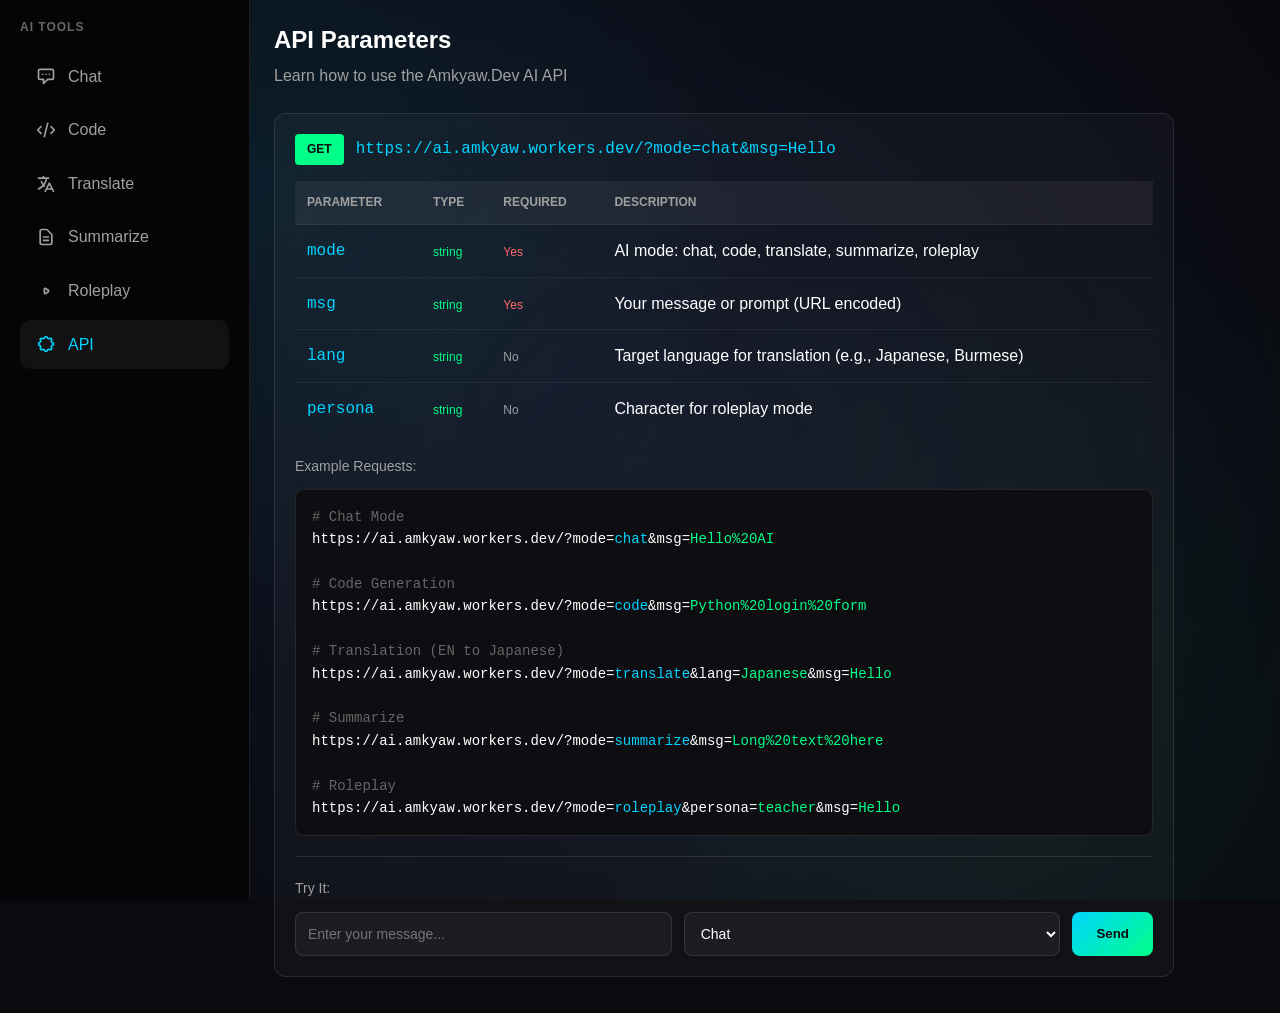
<file: pages/parameter.html>
<!DOCTYPE html>
<html lang="en">
<head>
    <meta charset="UTF-8">
    <meta name="viewport" content="width=device-width, initial-scale=1.0">
    <title>API Parameters - Amkyaw.Dev AI</title>
    <link rel="stylesheet" href="../css/fanda.css">
    <link rel="stylesheet" href="../css/main.css">
    <link rel="icon" href="../assets/logo.svg" type="image/svg+xml">
    <style>
        body { margin: 0; font-family: 'Segoe UI', sans-serif; background: #0a0a0f; color: #fff; }
        .page-container { display: flex; min-height: 100vh; }
        .sidebar { width: 250px; background: #050508; border-right: 1px solid rgba(255,255,255,0.1); padding: 20px; position: fixed; top: 0; left: 0; bottom: 0; }
        .sidebar h3 { font-size: 0.75rem; color: #666; text-transform: uppercase; letter-spacing: 1px; margin-bottom: 16px; }
        .sidebar-menu { list-style: none; padding: 0; margin: 0; }
        .sidebar-menu a { display: flex; align-items: center; gap: 12px; padding: 12px 16px; color: #a0a0a0; border-radius: 10px; transition: all 0.2s; text-decoration: none; }
        .sidebar-menu a:hover, .sidebar-menu a.active { background: rgba(255,255,255,0.05); color: #00d4ff; }
        .sidebar-menu svg { width: 20px; height: 20px; }
        .main { flex: 1; margin-left: 250px; padding: 24px; }
        .page-header { margin-bottom: 24px; }
        .page-header h1 { font-size: 1.5rem; margin-bottom: 8px; }
        .page-header p { color: #a0a0a0; margin: 0; }
        .api-docs { max-width: 900px; }
        .api-endpoint { background: rgba(255,255,255,0.03); border: 1px solid rgba(255,255,255,0.1); border-radius: 12px; padding: 20px; margin-bottom: 20px; }
        .endpoint-url { display: flex; align-items: center; gap: 12px; margin-bottom: 16px; }
        .method { padding: 6px 12px; background: #00ff88; color: #0a0a0f; font-size: 0.75rem; font-weight: 600; border-radius: 4px; }
        .method.post { background: #ffd93d; }
        .endpoint-url code { flex: 1; font-family: 'Fira Code', monospace; color: #00d4ff; }
        .params-table { width: 100%; border-collapse: collapse; }
        .params-table th { text-align: left; padding: 12px; background: rgba(255,255,255,0.05); color: #a0a0a0; font-size: 0.75rem; text-transform: uppercase; }
        .params-table td { padding: 12px; border-top: 1px solid rgba(255,255,255,0.05); }
        .param-name { font-family: 'Fira Code', monospace; color: #00d4ff; }
        .param-type { font-size: 0.75rem; color: #00ff88; }
        .param-required { font-size: 0.75rem; color: #ff6b6b; }
        .param-optional { font-size: 0.75rem; color: #a0a0a0; }
        .examples { margin-top: 20px; }
        .example-title { font-size: 0.875rem; color: #a0a0a0; margin-bottom: 12px; }
        .example-code { background: #0d0d12; border: 1px solid rgba(255,255,255,0.1); border-radius: 8px; padding: 16px; font-family: 'Fira Code', monospace; font-size: 0.875rem; overflow-x: auto; }
        .example-code .comment { color: #666; }
        .example-code .string { color: #00ff88; }
        .example-code .param { color: #00d4ff; }
        .try-it { margin-top: 20px; padding-top: 20px; border-top: 1px solid rgba(255,255,255,0.1); }
        .try-title { font-size: 0.875rem; color: #a0a0a0; margin-bottom: 12px; }
        .try-form { display: flex; gap: 12px; }
        .try-input { flex: 1; padding: 12px; background: rgba(255,255,255,0.05); border: 1px solid rgba(255,255,255,0.1); border-radius: 8px; color: #fff; font-size: 0.875rem; }
        .try-btn { padding: 12px 24px; background: linear-gradient(135deg, #00d4ff, #00ff88); border: none; border-radius: 8px; color: #0a0a0f; font-weight: 600; cursor: pointer; }
        .try-result { margin-top: 16px; background: #0d0d12; border: 1px solid rgba(255,255,255,0.1); border-radius: 8px; padding: 16px; display: none; }
        .try-result.show { display: block; }
        @media (max-width: 768px) { .sidebar { transform: translateX(-100%); } .main { margin-left: 0; } .try-form { flex-direction: column; } }
    </style>
</head>
<body>
    <div class="page-container">
        <aside class="sidebar">
            <h3>AI Tools</h3>
            <ul class="sidebar-menu">
                <li><a href="chat.html"><svg xmlns="http://www.w3.org/2000/svg" fill="none" viewBox="0 0 24 24" stroke="currentColor"><path stroke-linecap="round" stroke-linejoin="round" stroke-width="2" d="M8 10h.01M12 10h.01M16 10h.01M9 16H5a2 2 0 01-2-2V6a2 2 0 012-2h14a2 2 0 012 2v8a2 2 0 01-2 2h-5l-5 5v-5z" /></svg>Chat</a></li>
                <li><a href="coder.html"><svg xmlns="http://www.w3.org/2000/svg" fill="none" viewBox="0 0 24 24" stroke="currentColor"><path stroke-linecap="round" stroke-linejoin="round" stroke-width="2" d="M10 20l4-16m4 4l4 4-4 4M6 16l-4-4 4-4" /></svg>Code</a></li>
                <li><a href="translate.html"><svg xmlns="http://www.w3.org/2000/svg" fill="none" viewBox="0 0 24 24" stroke="currentColor"><path stroke-linecap="round" stroke-linejoin="round" stroke-width="2" d="M3 5h12M9 3v2m1.048 9.5A18.022 18.022 0 016.412 9m6.088 9h7M11 21l5-10 5 10M12.751 5C11.783 10.77 8.07 15.61 3 18.129" /></svg>Translate</a></li>
                <li><a href="summarize.html"><svg xmlns="http://www.w3.org/2000/svg" fill="none" viewBox="0 0 24 24" stroke="currentColor"><path stroke-linecap="round" stroke-linejoin="round" stroke-width="2" d="M9 12h6m-6 4h6m2 5H7a2 2 0 01-2-2V5a2 2 0 012-2h5.586a1 1 0 01.707.293l5.414 5.414a1 1 0 01.293.707V19a2 2 0 01-2 2z" /></svg>Summarize</a></li>
                <li><a href="roleplay.html"><svg xmlns="http://www.w3.org/2000/svg" fill="none" viewBox="0 0 24 24" stroke="currentColor"><path stroke-linecap="round" stroke-linejoin="round" stroke-width="2" d="M14.752 11.168l-3.197-2.132A1 1 0 0010 9.87v4.263a1 1 0 001.555.832l3.197-2.132a1 1 0 000-1.664z" /></svg>Roleplay</a></li>
                <li><a href="parameter.html" class="active"><svg xmlns="http://www.w3.org/2000/svg" fill="none" viewBox="0 0 24 24" stroke="currentColor"><path stroke-linecap="round" stroke-linejoin="round" stroke-width="2" d="M10.325 4.317c.426-1.756 2.924-1.756 3.35 0a1.724 1.724 0 002.573 1.066c1.543-.94 3.31.826 2.37 2.37a1.724 1.724 0 001.065 2.572c1.756.426 1.756 2.924 0 3.35a1.724 1.724 0 00-1.066 2.573c.94 1.543-.826 3.31-2.37 2.37a1.724 1.724 0 00-2.572 1.065c-.426 1.756-2.924 1.756-3.35 0a1.724 1.724 0 00-2.573-1.066c-1.543.94-3.31-.826-2.37-2.37a1.724 1.724 0 00-1.065-2.572c-1.756-.426-1.756-2.924 0-3.35a1.724 1.724 0 001.066-2.573c-.94-1.543.826-3.31 2.37-2.37.996.608 2.296.07 2.572-1.065z" /></svg>API</a></li>
            </ul>
        </aside>

        <main class="main">
            <div class="page-header">
                <h1>API Parameters</h1>
                <p>Learn how to use the Amkyaw.Dev AI API</p>
            </div>
            
            <div class="api-docs">
                <div class="api-endpoint">
                    <div class="endpoint-url">
                        <span class="method">GET</span>
                        <code>https://ai.amkyaw.workers.dev/?mode=chat&msg=Hello</code>
                    </div>
                    
                    <table class="params-table">
                        <thead>
                            <tr>
                                <th>Parameter</th>
                                <th>Type</th>
                                <th>Required</th>
                                <th>Description</th>
                            </tr>
                        </thead>
                        <tbody>
                            <tr>
                                <td><span class="param-name">mode</span></td>
                                <td><span class="param-type">string</span></td>
                                <td><span class="param-required">Yes</span></td>
                                <td>AI mode: chat, code, translate, summarize, roleplay</td>
                            </tr>
                            <tr>
                                <td><span class="param-name">msg</span></td>
                                <td><span class="param-type">string</span></td>
                                <td><span class="param-required">Yes</span></td>
                                <td>Your message or prompt (URL encoded)</td>
                            </tr>
                            <tr>
                                <td><span class="param-name">lang</span></td>
                                <td><span class="param-type">string</span></td>
                                <td><span class="param-optional">No</span></td>
                                <td>Target language for translation (e.g., Japanese, Burmese)</td>
                            </tr>
                            <tr>
                                <td><span class="param-name">persona</span></td>
                                <td><span class="param-type">string</span></td>
                                <td><span class="param-optional">No</span></td>
                                <td>Character for roleplay mode</td>
                            </tr>
                        </tbody>
                    </table>
                    
                    <div class="examples">
                        <div class="example-title">Example Requests:</div>
                        <pre class="example-code"><span class="comment"># Chat Mode</span>
https://ai.amkyaw.workers.dev/?mode=<span class="param">chat</span>&msg=<span class="string">Hello%20AI</span>

<span class="comment"># Code Generation</span>
https://ai.amkyaw.workers.dev/?mode=<span class="param">code</span>&msg=<span class="string">Python%20login%20form</span>

<span class="comment"># Translation (EN to Japanese)</span>
https://ai.amkyaw.workers.dev/?mode=<span class="param">translate</span>&lang=<span class="string">Japanese</span>&msg=<span class="string">Hello</span>

<span class="comment"># Summarize</span>
https://ai.amkyaw.workers.dev/?mode=<span class="param">summarize</span>&msg=<span class="string">Long%20text%20here</span>

<span class="comment"># Roleplay</span>
https://ai.amkyaw.workers.dev/?mode=<span class="param">roleplay</span>&persona=<span class="string">teacher</span>&msg=<span class="string">Hello</span></pre>
                    </div>
                    
                    <div class="try-it">
                        <div class="try-title">Try It:</div>
                        <div class="try-form">
                            <input type="text" class="try-input" id="try-msg" placeholder="Enter your message...">
                            <select class="try-input" id="try-mode">
                                <option value="chat">Chat</option>
                                <option value="code">Code</option>
                                <option value="translate">Translate</option>
                                <option value="summarize">Summarize</option>
                                <option value="roleplay">Roleplay</option>
                            </select>
                            <button class="try-btn" onclick="tryAPI()">Send</button>
                        </div>
                        <div class="try-result" id="try-result"></div>
                    </div>
                </div>
            </div>
        </main>
    </div>

    <script src="../js/api.js"></script>
    <script>
        async function tryAPI() {
            const msg = document.getElementById('try-msg').value.trim();
            const mode = document.getElementById('try-mode').value;
            const resultEl = document.getElementById('try-result');
            
            if (!msg) {
                alert('Please enter a message');
                return;
            }
            
            resultEl.classList.add('show');
            resultEl.textContent = 'Loading...';
            
            try {
                const result = await askAI(msg, mode);
                
                if (result.success) {
                    resultEl.textContent = result.response;
                } else {
                    resultEl.textContent = 'Error: ' + result.error;
                }
            } catch (error) {
                resultEl.textContent = 'Error: ' + error.message;
            }
        }
    </script>
</body>
</html>
</file>
<file: css/fanda.css>
/* 
 * Fanda CSS Framework v1.0
 * A lightweight utility-first CSS framework
 */

/* ===== CSS Variables ===== */
:root {
    /* Colors */
    --primary: #00d4ff;
    --primary-dark: #0099cc;
    --primary-light: #66e0ff;
    --secondary: #00ff88;
    --accent: #ff6b6b;
    --warning: #ffd93d;
    
    /* Backgrounds */
    --bg-dark: #0a0a0f;
    --bg-darker: #050508;
    --bg-light: #1a1a2e;
    --bg-lighter: #16213e;
    
    /* Text */
    --text-primary: #ffffff;
    --text-secondary: #a0a0a0;
    --text-muted: #666666;
    
    /* Glass Effect */
    --glass-bg: rgba(255, 255, 255, 0.05);
    --glass-border: rgba(255, 255, 255, 0.1);
    --glass-blur: blur(10px);
    
    /* Spacing */
    --space-xs: 4px;
    --space-sm: 8px;
    --space-md: 16px;
    --space-lg: 24px;
    --space-xl: 32px;
    --space-2xl: 48px;
    
    /* Border Radius */
    --radius-sm: 4px;
    --radius-md: 8px;
    --radius-lg: 12px;
    --radius-xl: 20px;
    --radius-full: 50%;
    
    /* Transitions */
    --transition-fast: 0.15s ease;
    --transition-normal: 0.3s ease;
    --transition-slow: 0.5s ease;
    
    /* Shadows */
    --shadow-sm: 0 2px 4px rgba(0, 0, 0, 0.3);
    --shadow-md: 0 4px 12px rgba(0, 0, 0, 0.4);
    --shadow-lg: 0 8px 24px rgba(0, 0, 0, 0.5);
    --shadow-glow: 0 0 20px rgba(0, 212, 255, 0.3);
}

/* ===== Reset & Base ===== */
*, *::before, *::after {
    box-sizing: border-box;
}

html {
    font-size: 16px;
    scroll-behavior: smooth;
}

body {
    margin: 0;
    padding: 0;
    font-family: -apple-system, BlinkMacSystemFont, 'Segoe UI', Roboto, Oxygen, Ubuntu, sans-serif;
    background: var(--bg-dark);
    color: var(--text-primary);
    line-height: 1.6;
    min-height: 100vh;
}

/* ===== Typography ===== */
h1, h2, h3, h4, h5, h6 {
    margin: 0;
    font-weight: 600;
    line-height: 1.3;
}

h1 { font-size: 2.5rem; }
h2 { font-size: 2rem; }
h3 { font-size: 1.5rem; }
h4 { font-size: 1.25rem; }
h5 { font-size: 1rem; }
h6 { font-size: 0.875rem; }

p {
    margin: 0 0 var(--space-md);
}

a {
    color: var(--primary);
    text-decoration: none;
    transition: color var(--transition-fast);
}

a:hover {
    color: var(--primary-light);
}

/* ===== Layout Utilities ===== */
.container {
    width: 100%;
    max-width: 1200px;
    margin: 0 auto;
    padding: 0 var(--space-md);
}

.container-sm {
    max-width: 800px;
}

.container-lg {
    max-width: 1400px;
}

/* Flexbox */
.flex {
    display: flex;
}

.flex-col {
    flex-direction: column;
}

.flex-wrap {
    flex-wrap: wrap;
}

.items-center {
    align-items: center;
}

.items-start {
    align-items: flex-start;
}

.items-end {
    align-items: flex-end;
}

.justify-center {
    justify-content: center;
}

.justify-between {
    justify-content: space-between;
}

.justify-end {
    justify-content: flex-end;
}

.flex-1 {
    flex: 1;
}

.flex-auto {
    flex: auto;
}

.flex-none {
    flex: none;
}

/* Grid */
.grid {
    display: grid;
}

.grid-1 { grid-template-columns: repeat(1, 1fr); }
.grid-2 { grid-template-columns: repeat(2, 1fr); }
.grid-3 { grid-template-columns: repeat(3, 1fr); }
.grid-4 { grid-template-columns: repeat(4, 1fr); }

/* Responsive Grid */
@media (max-width: 1024px) {
    .lg\:grid-1 { grid-template-columns: repeat(1, 1fr); }
    .lg\:grid-2 { grid-template-columns: repeat(2, 1fr); }
    .lg\:grid-3 { grid-template-columns: repeat(3, 1fr); }
    .lg\:grid-4 { grid-template-columns: repeat(4, 1fr); }
}

@media (max-width: 768px) {
    .md\:grid-1 { grid-template-columns: repeat(1, 1fr); }
    .md\:grid-2 { grid-template-columns: repeat(2, 1fr); }
    .md\:grid-3 { grid-template-columns: repeat(3, 1fr); }
    .sm\:grid-1 { grid-template-columns: repeat(1, 1fr); }
}

@media (max-width: 480px) {
    .sm\:grid-1 { grid-template-columns: 1fr; }
}

/* Gap */
.gap-xs { gap: var(--space-xs); }
.gap-sm { gap: var(--space-sm); }
.gap-md { gap: var(--space-md); }
.gap-lg { gap: var(--space-lg); }
.gap-xl { gap: var(--space-xl); }

/* ===== Spacing ===== */
.m-0 { margin: 0; }
.m-auto { margin: auto; }
.mt-auto { margin-top: auto; }
.mb-auto { margin-bottom: auto; }

.m-0 { margin: 0; }
.m-xs { margin: var(--space-xs); }
.m-sm { margin: var(--space-sm); }
.m-md { margin: var(--space-md); }
.m-lg { margin: var(--space-lg); }
.m-xl { margin: var(--space-xl); }

.mt-0 { margin-top: 0; }
.mt-xs { margin-top: var(--space-xs); }
.mt-sm { margin-top: var(--space-sm); }
.mt-md { margin-top: var(--space-md); }
.mt-lg { margin-top: var(--space-lg); }
.mt-xl { margin-top: var(--space-xl); }

.mb-0 { margin-bottom: 0; }
.mb-xs { margin-bottom: var(--space-xs); }
.mb-sm { margin-bottom: var(--space-sm); }
.mb-md { margin-bottom: var(--space-md); }
.mb-lg { margin-bottom: var(--space-lg); }
.mb-xl { margin-bottom: var(--space-xl); }

.ml-auto { margin-left: auto; }
.mr-auto { margin-right: auto; }
.mx-auto { margin-left: auto; margin-right: auto; }

.p-0 { padding: 0; }
.p-xs { padding: var(--space-xs); }
.p-sm { padding: var(--space-sm); }
.p-md { padding: var(--space-md); }
.p-lg { padding: var(--space-lg); }
.p-xl { padding: var(--space-xl); }

.px-md { padding-left: var(--space-md); padding-right: var(--space-md); }
.py-md { padding-top: var(--space-md); padding-bottom: var(--space-md); }
.px-lg { padding-left: var(--space-lg); padding-right: var(--space-lg); }
.py-lg { padding-top: var(--space-lg); padding-bottom: var(--space-lg); }

/* ===== Width & Height ===== */
.w-full { width: 100%; }
.w-auto { width: auto; }
.h-full { height: 100%; }
.h-screen { height: 100vh; }
.min-h-screen { min-height: 100vh; }

/* ===== Display ===== */
.block { display: block; }
.inline { display: inline; }
.inline-block { display: inline-block; }
.hidden { display: none; }

/* ===== Position ===== */
.relative { position: relative; }
.absolute { position: absolute; }
.fixed { position: fixed; }
.sticky { position: sticky; top: 0; }

.top-0 { top: 0; }
.right-0 { right: 0; }
.bottom-0 { bottom: 0; }
.left-0 { left: 0; }

/* ===== Text ===== */
.text-center { text-align: center; }
.text-left { text-align: left; }
.text-right { text-align: right; }

.text-xs { font-size: 0.75rem; }
.text-sm { font-size: 0.875rem; }
.text-base { font-size: 1rem; }
.text-lg { font-size: 1.125rem; }
.text-xl { font-size: 1.25rem; }
.text-2xl { font-size: 1.5rem; }
.text-3xl { font-size: 2rem; }
.text-4xl { font-size: 2.5rem; }

.font-light { font-weight: 300; }
.font-normal { font-weight: 400; }
.font-medium { font-weight: 500; }
.font-semibold { font-weight: 600; }
.font-bold { font-weight: 700; }

.uppercase { text-transform: uppercase; }
.lowercase { text-transform: lowercase; }
.capitalize { text-transform: capitalize; }

.tracking-wide { letter-spacing: 0.05em; }
.tracking-wider { letter-spacing: 0.1em; }

.leading-tight { line-height: 1.25; }
.leading-normal { line-height: 1.5; }
.leading-relaxed { line-height: 1.75; }

.text-primary { color: var(--primary); }
.text-secondary { color: var(--text-secondary); }
.text-muted { color: var(--text-muted); }
.text-white { color: var(--text-primary); }

/* ===== Backgrounds ===== */
.bg-transparent { background: transparent; }
.bg-dark { background: var(--bg-dark); }
.bg-darker { background: var(--bg-darker); }
.bg-light { background: var(--bg-light); }
.bg-lighter { background: var(--bg-lighter); }
.bg-primary { background: var(--primary); }

/* Glass Effect */
.glass {
    background: var(--glass-bg);
    backdrop-filter: var(--glass-blur);
    -webkit-backdrop-filter: var(--glass-blur);
    border: 1px solid var(--glass-border);
}

.glass-dark {
    background: rgba(0, 0, 0, 0.3);
    backdrop-filter: var(--glass-blur);
    -webkit-backdrop-filter: var(--glass-blur);
    border: 1px solid var(--glass-border);
}

/* ===== Border ===== */
.border { border: 1px solid var(--glass-border); }
.border-t { border-top: 1px solid var(--glass-border); }
.border-b { border-bottom: 1px solid var(--glass-border); }
.border-l { border-left: 1px solid var(--glass-border); }
.border-r { border-right: 1px solid var(--glass-border); }

.rounded-sm { border-radius: var(--radius-sm); }
.rounded-md { border-radius: var(--radius-md); }
.rounded-lg { border-radius: var(--radius-lg); }
.rounded-xl { border-radius: var(--radius-xl); }
.rounded-full { border-radius: var(--radius-full); }

/* ===== Shadow ===== */
.shadow-sm { box-shadow: var(--shadow-sm); }
.shadow-md { box-shadow: var(--shadow-md); }
.shadow-lg { box-shadow: var(--shadow-lg); }
.shadow-glow { box-shadow: var(--shadow-glow); }

/* ===== Overflow ===== */
.overflow-hidden { overflow: hidden; }
.overflow-auto { overflow: auto; }
.overflow-x-auto { overflow-x: auto; }
.overflow-y-auto { overflow-y: auto; }

/* ===== Cursor ===== */
.cursor-pointer { cursor: pointer; }
.cursor-not-allowed { cursor: not-allowed; }
.cursor-wait { cursor: wait; }

/* ===== Visibility ===== */
.visible { visibility: visible; }
.invisible { visibility: hidden; }

/* ===== Z-Index ===== */
.z-0 { z-index: 0; }
.z-10 { z-index: 10; }
.z-20 { z-index: 20; }
.z-30 { z-index: 30; }
.z-40 { z-index: 40; }
.z-50 { z-index: 50; }
.z-fixed { z-index: 1000; }

/* ===== Buttons ===== */
.btn {
    display: inline-flex;
    align-items: center;
    justify-content: center;
    padding: var(--space-sm) var(--space-lg);
    font-size: 0.875rem;
    font-weight: 500;
    border: none;
    border-radius: var(--radius-md);
    cursor: pointer;
    transition: all var(--transition-normal);
    outline: none;
}

.btn-primary {
    background: linear-gradient(135deg, var(--primary), var(--primary-dark));
    color: var(--bg-dark);
}

.btn-primary:hover {
    background: linear-gradient(135deg, var(--primary-light), var(--primary));
    box-shadow: var(--shadow-glow);
    transform: translateY(-2px);
}

.btn-secondary {
    background: transparent;
    color: var(--primary);
    border: 1px solid var(--primary);
}

.btn-secondary:hover {
    background: var(--primary);
    color: var(--bg-dark);
}

.btn-ghost {
    background: transparent;
    color: var(--text-primary);
}

.btn-ghost:hover {
    background: var(--glass-bg);
}

.btn-icon {
    width: 40px;
    height: 40px;
    padding: 0;
    border-radius: var(--radius-full);
}

.btn-sm {
    padding: var(--space-xs) var(--space-md);
    font-size: 0.75rem;
}

.btn-lg {
    padding: var(--space-md) var(--space-xl);
    font-size: 1rem;
}

/* ===== Form Elements ===== */
.input {
    width: 100%;
    padding: var(--space-sm) var(--space-md);
    font-size: 1rem;
    color: var(--text-primary);
    background: var(--glass-bg);
    border: 1px solid var(--glass-border);
    border-radius: var(--radius-md);
    outline: none;
    transition: all var(--transition-normal);
}

.input:focus {
    border-color: var(--primary);
    box-shadow: 0 0 0 3px rgba(0, 212, 255, 0.1);
}

.input::placeholder {
    color: var(--text-muted);
}

textarea.input {
    min-height: 120px;
    resize: vertical;
}

.select {
    appearance: none;
    background-image: url("data:image/svg+xml,%3Csvg xmlns='http://www.w3.org/2000/svg' width='12' height='12' viewBox='0 0 12 12'%3E%3Cpath fill='%23a0a0a0' d='M6 8L1 3h10z'/%3E%3C/svg%3E");
    background-repeat: no-repeat;
    background-position: right 12px center;
    padding-right: 36px;
}

/* ===== Card ===== */
.card {
    background: var(--bg-light);
    border: 1px solid var(--glass-border);
    border-radius: var(--radius-lg);
    padding: var(--space-lg);
    transition: all var(--transition-normal);
}

.card-glass {
    background: var(--glass-bg);
    backdrop-filter: var(--glass-blur);
    -webkit-backdrop-filter: var(--glass-blur);
    border: 1px solid var(--glass-border);
    border-radius: var(--radius-lg);
    padding: var(--space-lg);
}

.card:hover {
    border-color: rgba(0, 212, 255, 0.3);
    box-shadow: var(--shadow-lg);
}

/* ===== Navbar ===== */
.navbar {
    position: fixed;
    top: 0;
    left: 0;
    right: 0;
    height: 60px;
    background: rgba(10, 10, 15, 0.8);
    backdrop-filter: var(--glass-blur);
    -webkit-backdrop-filter: var(--glass-blur);
    border-bottom: 1px solid var(--glass-border);
    z-index: 100;
    display: flex;
    align-items: center;
    padding: 0 var(--space-lg);
}

.navbar-brand {
    font-size: 1.25rem;
    font-weight: 700;
    color: var(--text-primary);
    display: flex;
    align-items: center;
    gap: var(--space-sm);
}

.navbar-nav {
    display: flex;
    align-items: center;
    gap: var(--space-lg);
    margin-left: auto;
    list-style: none;
    padding: 0;
}

.navbar-nav a {
    color: var(--text-secondary);
    font-weight: 500;
    transition: color var(--transition-fast);
}

.navbar-nav a:hover,
.navbar-nav a.active {
    color: var(--primary);
}

/* ===== Sidebar ===== */
.sidebar {
    position: fixed;
    top: 60px;
    left: 0;
    bottom: 0;
    width: 250px;
    background: var(--bg-darker);
    border-right: 1px solid var(--glass-border);
    padding: var(--space-lg);
    overflow-y: auto;
    z-index: 50;
}

.sidebar-menu {
    list-style: none;
    padding: 0;
    margin: 0;
}

.sidebar-menu li {
    margin-bottom: var(--space-xs);
}

.sidebar-menu a {
    display: flex;
    align-items: center;
    gap: var(--space-sm);
    padding: var(--space-sm) var(--space-md);
    color: var(--text-secondary);
    border-radius: var(--radius-md);
    transition: all var(--transition-fast);
}

.sidebar-menu a:hover,
.sidebar-menu a.active {
    background: var(--glass-bg);
    color: var(--primary);
}

.sidebar-menu .icon {
    width: 20px;
    height: 20px;
    display: flex;
    align-items: center;
    justify-content: center;
}

/* ===== Main Content ===== */
.main-content {
    margin-top: 60px;
    margin-left: 250px;
    min-height: calc(100vh - 60px);
    padding: var(--space-xl);
}

/* ===== Page Header ===== */
.page-header {
    margin-bottom: var(--space-xl);
}

.page-title {
    font-size: 2rem;
    font-weight: 700;
    margin-bottom: var(--space-xs);
}

.page-subtitle {
    color: var(--text-secondary);
    font-size: 1rem;
}

/* ===== Chat Interface ===== */
.chat-container {
    display: flex;
    flex-direction: column;
    height: calc(100vh - 120px);
    max-width: 900px;
    margin: 0 auto;
}

.chat-messages {
    flex: 1;
    overflow-y: auto;
    padding: var(--space-lg);
    display: flex;
    flex-direction: column;
    gap: var(--space-md);
}

.chat-message {
    display: flex;
    gap: var(--space-md);
    max-width: 85%;
}

.chat-message.user {
    align-self: flex-end;
    flex-direction: row-reverse;
}

.chat-message-avatar {
    width: 36px;
    height: 36px;
    border-radius: var(--radius-full);
    display: flex;
    align-items: center;
    justify-content: center;
    flex-shrink: 0;
}

.chat-message-avatar.ai {
    background: linear-gradient(135deg, var(--primary), var(--secondary));
}

.chat-message-avatar.user {
    background: var(--bg-lighter);
    border: 1px solid var(--glass-border);
}

.chat-message-content {
    padding: var(--space-md);
    border-radius: var(--radius-lg);
    background: var(--bg-light);
    border: 1px solid var(--glass-border);
}

.chat-message.user .chat-message-content {
    background: linear-gradient(135deg, rgba(0, 212, 255, 0.2), rgba(0, 255, 136, 0.1));
    border-color: rgba(0, 212, 255, 0.3);
}

.chat-input-container {
    padding: var(--space-md);
    background: var(--bg-darker);
    border-top: 1px solid var(--glass-border);
    border-radius: var(--radius-lg);
}

.chat-input-wrapper {
    display: flex;
    gap: var(--space-sm);
    align-items: flex-end;
}

.chat-input {
    flex: 1;
    min-height: 50px;
    max-height: 150px;
    resize: none;
}

.chat-send-btn {
    width: 50px;
    height: 50px;
    border-radius: var(--radius-full);
    flex-shrink: 0;
}

/* ===== Code Block ===== */
.code-block {
    background: var(--bg-darker);
    border: 1px solid var(--glass-border);
    border-radius: var(--radius-md);
    overflow: hidden;
}

.code-block-header {
    display: flex;
    justify-content: space-between;
    align-items: center;
    padding: var(--space-sm) var(--space-md);
    background: var(--bg-dark);
    border-bottom: 1px solid var(--glass-border);
    font-size: 0.75rem;
    color: var(--text-secondary);
}

.code-block-content {
    padding: var(--space-md);
    overflow-x: auto;
}

.code-block-content pre {
    margin: 0;
    font-family: 'Fira Code', 'Consolas', monospace;
    font-size: 0.875rem;
    line-height: 1.6;
}

.code-block-content code {
    color: var(--primary-light);
}

/* ===== Loading Spinner ===== */
.spinner {
    width: 24px;
    height: 24px;
    border: 2px solid var(--glass-border);
    border-top-color: var(--primary);
    border-radius: 50%;
    animation: spin 0.8s linear infinite;
}

.spinner-sm { width: 16px; height: 16px; }
.spinner-lg { width: 40px; height: 40px; }
.spinner-xl { width: 60px; height: 60px; }

@keyframes spin {
    to { transform: rotate(360deg); }
}

/* ===== Badge ===== */
.badge {
    display: inline-flex;
    align-items: center;
    padding: 2px 8px;
    font-size: 0.75rem;
    font-weight: 500;
    border-radius: var(--radius-full);
    background: var(--glass-bg);
    border: 1px solid var(--glass-border);
}

.badge-primary {
    background: rgba(0, 212, 255, 0.2);
    border-color: rgba(0, 212, 255, 0.3);
    color: var(--primary);
}

.badge-success {
    background: rgba(0, 255, 136, 0.2);
    border-color: rgba(0, 255, 136, 0.3);
    color: var(--secondary);
}

.badge-warning {
    background: rgba(255, 217, 61, 0.2);
    border-color: rgba(255, 217, 61, 0.3);
    color: var(--warning);
}

.badge-error {
    background: rgba(255, 107, 107, 0.2);
    border-color: rgba(255, 107, 107, 0.3);
    color: var(--accent);
}

/* ===== Tabs ===== */
.tabs {
    display: flex;
    border-bottom: 1px solid var(--glass-border);
    gap: var(--space-xs);
}

.tab {
    padding: var(--space-sm) var(--space-md);
    color: var(--text-secondary);
    font-weight: 500;
    cursor: pointer;
    border-bottom: 2px solid transparent;
    transition: all var(--transition-fast);
}

.tab:hover {
    color: var(--text-primary);
}

.tab.active {
    color: var(--primary);
    border-bottom-color: var(--primary);
}

/* ===== Modal ===== */
.modal-overlay {
    position: fixed;
    inset: 0;
    background: rgba(0, 0, 0, 0.7);
    backdrop-filter: blur(4px);
    display: flex;
    align-items: center;
    justify-content: center;
    z-index: 1000;
    opacity: 0;
    visibility: hidden;
    transition: all var(--transition-normal);
}

.modal-overlay.active {
    opacity: 1;
    visibility: visible;
}

.modal {
    background: var(--bg-light);
    border: 1px solid var(--glass-border);
    border-radius: var(--radius-lg);
    padding: var(--space-xl);
    max-width: 500px;
    width: 90%;
    transform: scale(0.9);
    transition: transform var(--transition-normal);
}

.modal-overlay.active .modal {
    transform: scale(1);
}

/* ===== Tooltip ===== */
.tooltip {
    position: relative;
}

.tooltip::after {
    content: attr(data-tooltip);
    position: absolute;
    bottom: 100%;
    left: 50%;
    transform: translateX(-50%);
    padding: var(--space-xs) var(--space-sm);
    background: var(--bg-darker);
    border: 1px solid var(--glass-border);
    border-radius: var(--radius-sm);
    font-size: 0.75rem;
    white-space: nowrap;
    opacity: 0;
    visibility: hidden;
    transition: all var(--transition-fast);
}

.tooltip:hover::after {
    opacity: 1;
    visibility: visible;
}

/* ===== Divider ===== */
.divider {
    height: 1px;
    background: var(--glass-border);
    margin: var(--space-lg) 0;
}

.divider-vertical {
    width: 1px;
    height: auto;
    background: var(--glass-border);
    margin: 0 var(--space-md);
}

/* ===== Avatar ===== */
.avatar {
    width: 40px;
    height: 40px;
    border-radius: var(--radius-full);
    overflow: hidden;
    background: var(--bg-lighter);
    border: 1px solid var(--glass-border);
}

.avatar img {
    width: 100%;
    height: 100%;
    object-fit: cover;
}

.avatar-sm { width: 32px; height: 32px; }
.avatar-lg { width: 60px; height: 60px; }
.avatar-xl { width: 80px; height: 80px; }

/* ===== Progress ===== */
.progress {
    width: 100%;
    height: 8px;
    background: var(--bg-dark);
    border-radius: var(--radius-full);
    overflow: hidden;
}

.progress-bar {
    height: 100%;
    background: linear-gradient(90deg, var(--primary), var(--secondary));
    border-radius: var(--radius-full);
    transition: width var(--transition-slow);
}

/* ===== Dropdown ===== */
.dropdown {
    position: relative;
}

.dropdown-menu {
    position: absolute;
    top: 100%;
    right: 0;
    min-width: 180px;
    background: var(--bg-light);
    border: 1px solid var(--glass-border);
    border-radius: var(--radius-md);
    padding: var(--space-xs);
    opacity: 0;
    visibility: hidden;
    transform: translateY(-10px);
    transition: all var(--transition-fast);
    z-index: 50;
}

.dropdown:hover .dropdown-menu,
.dropdown.active .dropdown-menu {
    opacity: 1;
    visibility: visible;
    transform: translateY(0);
}

.dropdown-item {
    display: flex;
    align-items: center;
    gap: var(--space-sm);
    padding: var(--space-sm) var(--space-md);
    color: var(--text-secondary);
    border-radius: var(--radius-sm);
    cursor: pointer;
    transition: all var(--transition-fast);
}

.dropdown-item:hover {
    background: var(--glass-bg);
    color: var(--text-primary);
}

/* ===== Toggle ===== */
.toggle {
    position: relative;
    width: 48px;
    height: 24px;
    background: var(--bg-dark);
    border: 1px solid var(--glass-border);
    border-radius: var(--radius-full);
    cursor: pointer;
    transition: all var(--transition-normal);
}

.toggle::after {
    content: '';
    position: absolute;
    top: 2px;
    left: 2px;
    width: 18px;
    height: 18px;
    background: var(--text-secondary);
    border-radius: 50%;
    transition: all var(--transition-normal);
}

.toggle.active {
    background: var(--primary);
    border-color: var(--primary);
}

.toggle.active::after {
    left: 26px;
    background: var(--bg-dark);
}

/* ===== Responsive Utilities ===== */
@media (max-width: 768px) {
    .sidebar {
        transform: translateX(-100%);
        transition: transform var(--transition-normal);
    }
    
    .sidebar.active {
        transform: translateX(0);
    }
    
    .main-content {
        margin-left: 0;
    }
    
    .navbar-nav {
        display: none;
    }
    
    .hide-mobile {
        display: none;
    }
}

@media (min-width: 769px) {
    .show-mobile {
        display: none;
    }
}

/* ===== Print ===== */
@media print {
    .no-print {
        display: none !important;
    }
}
</file>
<file: css/main.css>
/*
 * Amkyaw.Dev - Main Styles
 * Site-wide styling
 */

/* ===== Theme Variables ===== */
:root {
    --primary: #00d4ff;
    --primary-dark: #0099cc;
    --primary-light: #66e0ff;
    --secondary: #00ff88;
    --accent: #ff6b6b;
    --warning: #ffd93d;
    --bg-dark: #0a0a0f;
    --bg-darker: #050508;
    --bg-light: #1a1a2e;
    --bg-lighter: #16213e;
    --text-primary: #ffffff;
    --text-secondary: #a0a0a0;
    --text-muted: #666666;
    --glass-bg: rgba(255, 255, 255, 0.05);
    --glass-border: rgba(255, 255, 255, 0.1);
    --shadow-glow: 0 0 20px rgba(0, 212, 255, 0.3);
}

/* ===== Base ===== */
* {
    margin: 0;
    padding: 0;
    box-sizing: border-box;
}

html {
    scroll-behavior: smooth;
}

body {
    font-family: 'Segoe UI', -apple-system, BlinkMacSystemFont, Roboto, sans-serif;
    background: var(--bg-dark);
    color: var(--text-primary);
    line-height: 1.6;
    overflow-x: hidden;
}

/* Background Pattern */
body::before {
    content: '';
    position: fixed;
    top: 0;
    left: 0;
    right: 0;
    bottom: 0;
    background: 
        radial-gradient(circle at 20% 20%, rgba(0, 212, 255, 0.08) 0%, transparent 40%),
        radial-gradient(circle at 80% 80%, rgba(0, 255, 136, 0.05) 0%, transparent 40%),
        radial-gradient(circle at 50% 50%, rgba(22, 33, 62, 0.5) 0%, transparent 100%);
    pointer-events: none;
    z-index: -1;
}

/* ===== Typography ===== */
h1, h2, h3, h4, h5, h6 {
    font-weight: 600;
    line-height: 1.3;
    color: var(--text-primary);
}

h1 { font-size: 2.5rem; }
h2 { font-size: 2rem; }
h3 { font-size: 1.5rem; }
h4 { font-size: 1.25rem; }

p {
    color: var(--text-secondary);
    margin-bottom: var(--space-md);
}

a {
    color: var(--primary);
    text-decoration: none;
    transition: color 0.2s ease;
}

a:hover {
    color: var(--primary-light);
}

/* ===== Selection ===== */
::selection {
    background: rgba(0, 212, 255, 0.3);
    color: var(--text-primary);
}

/* ===== Scrollbar ===== */
::-webkit-scrollbar {
    width: 8px;
    height: 8px;
}

::-webkit-scrollbar-track {
    background: var(--bg-darker);
}

::-webkit-scrollbar-thumb {
    background: var(--bg-lighter);
    border-radius: 4px;
}

::-webkit-scrollbar-thumb:hover {
    background: var(--primary-dark);
}

/* ===== Navbar ===== */
.navbar {
    position: fixed;
    top: 0;
    left: 0;
    right: 0;
    height: 70px;
    background: rgba(10, 10, 15, 0.85);
    backdrop-filter: blur(20px);
    -webkit-backdrop-filter: blur(20px);
    border-bottom: 1px solid var(--glass-border);
    z-index: 1000;
    display: flex;
    align-items: center;
    justify-content: space-between;
    padding: 0 var(--space-xl);
}

.navbar-brand {
    display: flex;
    align-items: center;
    gap: var(--space-sm);
    font-size: 1.25rem;
    font-weight: 700;
    color: var(--text-primary);
}

.navbar-brand svg {
    width: 36px;
    height: 36px;
}

.navbar-brand span {
    background: linear-gradient(135deg, var(--primary), var(--secondary));
    -webkit-background-clip: text;
    -webkit-text-fill-color: transparent;
    background-clip: text;
}

.navbar-menu {
    display: flex;
    align-items: center;
    gap: var(--space-lg);
    list-style: none;
}

.navbar-menu a {
    color: var(--text-secondary);
    font-weight: 500;
    padding: var(--space-sm) var(--space-md);
    border-radius: 8px;
    transition: all 0.2s ease;
}

.navbar-menu a:hover,
.navbar-menu a.active {
    color: var(--primary);
    background: var(--glass-bg);
}

.navbar-actions {
    display: flex;
    align-items: center;
    gap: var(--space-md);
}

/* ===== Buttons ===== */
.btn {
    display: inline-flex;
    align-items: center;
    justify-content: center;
    gap: var(--space-sm);
    padding: 10px 20px;
    font-size: 0.875rem;
    font-weight: 600;
    border: none;
    border-radius: 10px;
    cursor: pointer;
    transition: all 0.3s ease;
    text-decoration: none;
}

.btn-primary {
    color: var(--bg-dark);
    background: linear-gradient(135deg, var(--primary), var(--secondary));
}

.btn-primary:hover {
    transform: translateY(-2px);
    box-shadow: var(--shadow-glow);
}

.btn-secondary {
    color: var(--primary);
    background: transparent;
    border: 1px solid var(--primary);
}

.btn-secondary:hover {
    background: var(--primary);
    color: var(--bg-dark);
}

.btn-ghost {
    color: var(--text-primary);
    background: transparent;
}

.btn-ghost:hover {
    background: var(--glass-bg);
}

.btn-icon {
    width: 40px;
    height: 40px;
    padding: 0;
    border-radius: 50%;
}

/* ===== Hero Section ===== */
.hero {
    min-height: 100vh;
    display: flex;
    align-items: center;
    justify-content: center;
    padding: 100px var(--space-lg) var(--space-xl);
    text-align: center;
}

.hero-content {
    max-width: 800px;
    position: relative;
    z-index: 1;
}

.hero-badge {
    display: inline-flex;
    align-items: center;
    gap: var(--space-sm);
    padding: 8px 16px;
    background: var(--glass-bg);
    border: 1px solid var(--glass-border);
    border-radius: 50px;
    font-size: 0.875rem;
    color: var(--text-secondary);
    margin-bottom: var(--space-lg);
}

.hero-badge span {
    color: var(--secondary);
}

.hero-title {
    font-size: 3.5rem;
    font-weight: 800;
    line-height: 1.1;
    margin-bottom: var(--space-lg);
    background: linear-gradient(135deg, var(--text-primary) 0%, var(--primary) 50%, var(--secondary) 100%);
    -webkit-background-clip: text;
    -webkit-text-fill-color: transparent;
    background-clip: text;
}

.hero-title span {
    background: linear-gradient(135deg, var(--primary), var(--secondary));
    -webkit-background-clip: text;
    -webkit-text-fill-color: transparent;
    background-clip: text;
}

.hero-description {
    font-size: 1.25rem;
    color: var(--text-secondary);
    margin-bottom: var(--space-xl);
    max-width: 600px;
    margin-left: auto;
    margin-right: auto;
}

.hero-actions {
    display: flex;
    gap: var(--space-md);
    justify-content: center;
    flex-wrap: wrap;
}

.hero-stats {
    display: flex;
    gap: var(--space-2xl);
    justify-content: center;
    margin-top: var(--space-2xl);
    padding-top: var(--space-xl);
    border-top: 1px solid var(--glass-border);
}

.hero-stat {
    text-align: center;
}

.hero-stat-value {
    font-size: 2rem;
    font-weight: 700;
    color: var(--primary);
}

.hero-stat-label {
    font-size: 0.875rem;
    color: var(--text-muted);
}

/* ===== Features ===== */
.features {
    padding: var(--space-2xl) var(--space-lg);
    max-width: 1200px;
    margin: 0 auto;
}

.section-header {
    text-align: center;
    margin-bottom: var(--space-2xl);
}

.section-title {
    font-size: 2rem;
    margin-bottom: var(--space-sm);
}

.section-subtitle {
    color: var(--text-secondary);
    font-size: 1.125rem;
}

.features-grid {
    display: grid;
    grid-template-columns: repeat(auto-fit, minmax(300px, 1fr));
    gap: var(--space-lg);
}

.feature-card {
    background: var(--glass-bg);
    backdrop-filter: blur(10px);
    border: 1px solid var(--glass-border);
    border-radius: 16px;
    padding: var(--space-xl);
    transition: all 0.3s ease;
}

.feature-card:hover {
    transform: translateY(-5px);
    border-color: rgba(0, 212, 255, 0.3);
    box-shadow: var(--shadow-glow);
}

.feature-icon {
    width: 50px;
    height: 50px;
    background: linear-gradient(135deg, rgba(0, 212, 255, 0.2), rgba(0, 255, 136, 0.1));
    border-radius: 12px;
    display: flex;
    align-items: center;
    justify-content: center;
    margin-bottom: var(--space-md);
    color: var(--primary);
}

.feature-title {
    font-size: 1.25rem;
    margin-bottom: var(--space-sm);
}

.feature-description {
    color: var(--text-secondary);
    font-size: 0.875rem;
    margin: 0;
}

/* ===== Chat Page ===== */
.chat-page {
    display: flex;
    flex-direction: column;
    height: 100vh;
    padding-top: 70px;
}

.chat-header {
    padding: var(--space-md) var(--space-xl);
    background: var(--bg-darker);
    border-bottom: 1px solid var(--glass-border);
    display: flex;
    align-items: center;
    justify-content: space-between;
}

.chat-header-title {
    display: flex;
    align-items: center;
    gap: var(--space-md);
}

.chat-header-title h2 {
    font-size: 1.25rem;
}

.chat-messages {
    flex: 1;
    overflow-y: auto;
    padding: var(--space-xl);
    display: flex;
    flex-direction: column;
    gap: var(--space-md);
}

.message {
    display: flex;
    gap: var(--space-md);
    max-width: 80%;
}

.message.ai {
    align-self: flex-start;
}

.message.user {
    align-self: flex-end;
    flex-direction: row-reverse;
}

.message-avatar {
    width: 36px;
    height: 36px;
    border-radius: 50%;
    display: flex;
    align-items: center;
    justify-content: center;
    flex-shrink: 0;
}

.message-avatar.ai {
    background: linear-gradient(135deg, var(--primary), var(--secondary));
}

.message-avatar.user {
    background: var(--bg-lighter);
    border: 1px solid var(--glass-border);
}

.message-content {
    padding: var(--space-md) var(--space-lg);
    border-radius: 16px;
    background: var(--bg-light);
    border: 1px solid var(--glass-border);
}

.message.user .message-content {
    background: linear-gradient(135deg, rgba(0, 212, 255, 0.15), rgba(0, 255, 136, 0.1));
    border-color: rgba(0, 212, 255, 0.3);
}

.message-content p {
    margin: 0;
    color: var(--text-primary);
}

.message-content pre {
    background: var(--bg-darker);
    padding: var(--space-md);
    border-radius: 8px;
    overflow-x: auto;
    margin: var(--space-sm) 0;
}

.message-content code {
    font-family: 'Fira Code', monospace;
    font-size: 0.875rem;
    color: var(--primary-light);
}

.chat-input-area {
    padding: var(--space-md) var(--space-xl);
    background: var(--bg-darker);
    border-top: 1px solid var(--glass-border);
}

.chat-input-wrapper {
    display: flex;
    gap: var(--space-sm);
    max-width: 900px;
    margin: 0 auto;
}

.chat-input {
    flex: 1;
    padding: 14px 20px;
    background: var(--bg-light);
    border: 1px solid var(--glass-border);
    border-radius: 25px;
    color: var(--text-primary);
    font-size: 1rem;
    outline: none;
    resize: none;
    min-height: 50px;
    max-height: 150px;
}

.chat-input:focus {
    border-color: var(--primary);
}

.chat-input::placeholder {
    color: var(--text-muted);
}

.chat-send-btn {
    width: 50px;
    height: 50px;
    border-radius: 50%;
    flex-shrink: 0;
}

/* ===== Sidebar ===== */
.sidebar {
    position: fixed;
    top: 70px;
    left: 0;
    bottom: 0;
    width: 250px;
    background: var(--bg-darker);
    border-right: 1px solid var(--glass-border);
    padding: var(--space-lg);
    overflow-y: auto;
}

.sidebar-menu {
    list-style: none;
}

.sidebar-menu li {
    margin-bottom: var(--space-xs);
}

.sidebar-menu a {
    display: flex;
    align-items: center;
    gap: var(--space-md);
    padding: 12px var(--space-md);
    color: var(--text-secondary);
    border-radius: 10px;
    transition: all 0.2s ease;
}

.sidebar-menu a:hover,
.sidebar-menu a.active {
    background: var(--glass-bg);
    color: var(--primary);
}

.sidebar-menu svg {
    width: 20px;
    height: 20px;
}

/* ===== Main Content ===== */
.main-content {
    margin-left: 250px;
    padding-top: 70px;
    min-height: 100vh;
}

/* ===== Cards ===== */
.card {
    background: var(--bg-light);
    border: 1px solid var(--glass-border);
    border-radius: 16px;
    padding: var(--space-xl);
    transition: all 0.3s ease;
}

.card:hover {
    border-color: rgba(0, 212, 255, 0.3);
}

.card-glass {
    background: var(--glass-bg);
    backdrop-filter: blur(10px);
}

/* ===== Forms ===== */
.form-group {
    margin-bottom: var(--space-md);
}

.form-label {
    display: block;
    font-size: 0.875rem;
    font-weight: 500;
    color: var(--text-secondary);
    margin-bottom: var(--space-xs);
}

.form-input {
    width: 100%;
    padding: 12px 16px;
    background: var(--glass-bg);
    border: 1px solid var(--glass-border);
    border-radius: 10px;
    color: var(--text-primary);
    font-size: 1rem;
    outline: none;
    transition: all 0.2s ease;
}

.form-input:focus {
    border-color: var(--primary);
    box-shadow: 0 0 0 3px rgba(0, 212, 255, 0.1);
}

.form-input::placeholder {
    color: var(--text-muted);
}

/* ===== Code Blocks ===== */
.code-block {
    background: var(--bg-darker);
    border: 1px solid var(--glass-border);
    border-radius: 12px;
    overflow: hidden;
}

.code-header {
    display: flex;
    justify-content: space-between;
    align-items: center;
    padding: var(--space-sm) var(--space-md);
    background: var(--bg-dark);
    border-bottom: 1px solid var(--glass-border);
    font-size: 0.75rem;
    color: var(--text-muted);
}

.code-content {
    padding: var(--space-md);
    overflow-x: auto;
}

.code-content pre {
    margin: 0;
    font-family: 'Fira Code', Consolas, monospace;
    font-size: 0.875rem;
    line-height: 1.6;
}

/* ===== Dropdown ===== */
.dropdown {
    position: relative;
}

.dropdown-menu {
    position: absolute;
    top: 100%;
    right: 0;
    min-width: 180px;
    background: var(--bg-light);
    border: 1px solid var(--glass-border);
    border-radius: 10px;
    padding: var(--space-xs);
    opacity: 0;
    visibility: hidden;
    transform: translateY(-10px);
    transition: all 0.2s ease;
    z-index: 100;
}

.dropdown:hover .dropdown-menu,
.dropdown.active .dropdown-menu {
    opacity: 1;
    visibility: visible;
    transform: translateY(0);
}

.dropdown-item {
    display: flex;
    align-items: center;
    gap: var(--space-sm);
    padding: 10px var(--space-md);
    color: var(--text-secondary);
    border-radius: 6px;
    cursor: pointer;
    transition: all 0.2s ease;
}

.dropdown-item:hover {
    background: var(--glass-bg);
    color: var(--text-primary);
}

/* ===== User Profile ===== */
.user-profile {
    display: flex;
    align-items: center;
    gap: var(--space-sm);
    padding: 6px 12px 6px 6px;
    background: var(--glass-bg);
    border: 1px solid var(--glass-border);
    border-radius: 50px;
    cursor: pointer;
    transition: all 0.2s ease;
}

.user-profile:hover {
    border-color: var(--primary);
}

.user-avatar {
    width: 32px;
    height: 32px;
    border-radius: 50%;
    background: linear-gradient(135deg, var(--primary), var(--secondary));
    display: flex;
    align-items: center;
    justify-content: center;
    font-weight: 600;
    font-size: 0.875rem;
    color: var(--bg-dark);
}

.user-info {
    display: flex;
    flex-direction: column;
}

.user-name {
    font-size: 0.875rem;
    font-weight: 600;
    color: var(--text-primary);
}

.user-email {
    font-size: 0.75rem;
    color: var(--text-muted);
}

/* ===== Mobile Menu ===== */
.mobile-menu-btn {
    display: none;
    background: none;
    border: none;
    color: var(--text-primary);
    cursor: pointer;
    padding: var(--space-sm);
}

@media (max-width: 768px) {
    .navbar-menu {
        display: none;
    }
    
    .mobile-menu-btn {
        display: block;
    }
    
    .sidebar {
        transform: translateX(-100%);
        transition: transform 0.3s ease;
    }
    
    .sidebar.active {
        transform: translateX(0);
    }
    
    .main-content {
        margin-left: 0;
    }
    
    .hero-title {
        font-size: 2.5rem;
    }
    
    .hero-stats {
        flex-direction: column;
        gap: var(--space-lg);
    }
    
    .message {
        max-width: 90%;
    }
}

/* ===== Loading ===== */
.spinner {
    width: 24px;
    height: 24px;
    border: 2px solid var(--glass-border);
    border-top-color: var(--primary);
    border-radius: 50%;
    animation: spin 0.8s linear infinite;
}

@keyframes spin {
    to { transform: rotate(360deg); }
}

/* ===== Animations ===== */
.fade-in {
    animation: fadeIn 0.3s ease;
}

@keyframes fadeIn {
    from { opacity: 0; }
    to { opacity: 1; }
}

.slide-up {
    animation: slideUp 0.3s ease;
}

@keyframes slideUp {
    from {
        opacity: 0;
        transform: translateY(20px);
    }
    to {
        opacity: 1;
        transform: translateY(0);
    }
}

/* ===== Utilities ===== */
.text-center { text-align: center; }
.text-primary { color: var(--primary); }
.text-secondary { color: var(--text-secondary); }
.text-muted { color: var(--text-muted); }

.mt-0 { margin-top: 0; }
.mt-md { margin-top: var(--space-md); }
.mt-lg { margin-top: var(--space-lg); }
.mb-0 { margin-bottom: 0; }
.mb-md { margin-bottom: var(--space-md); }
.mb-lg { margin-bottom: var(--space-lg); }

.hidden { display: none; }
.block { display: block; }
.flex { display: flex; }
</file>
